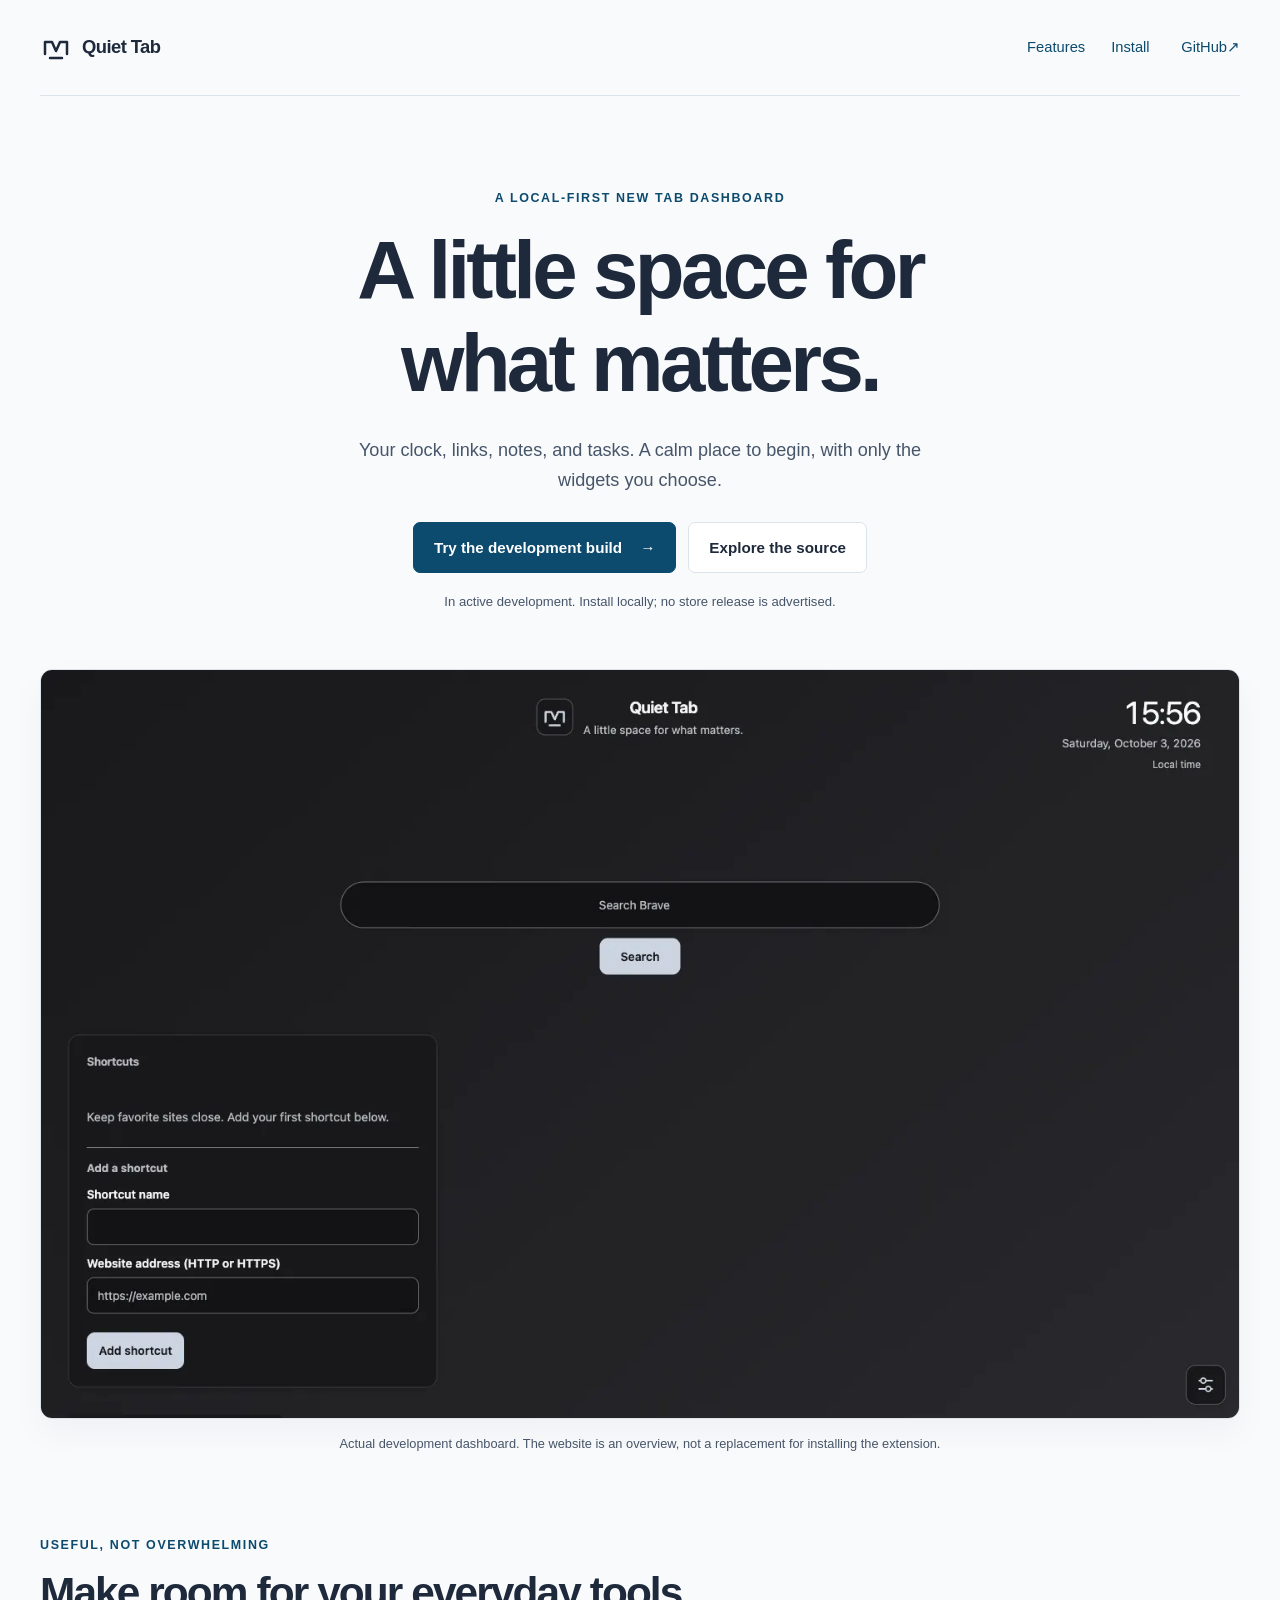
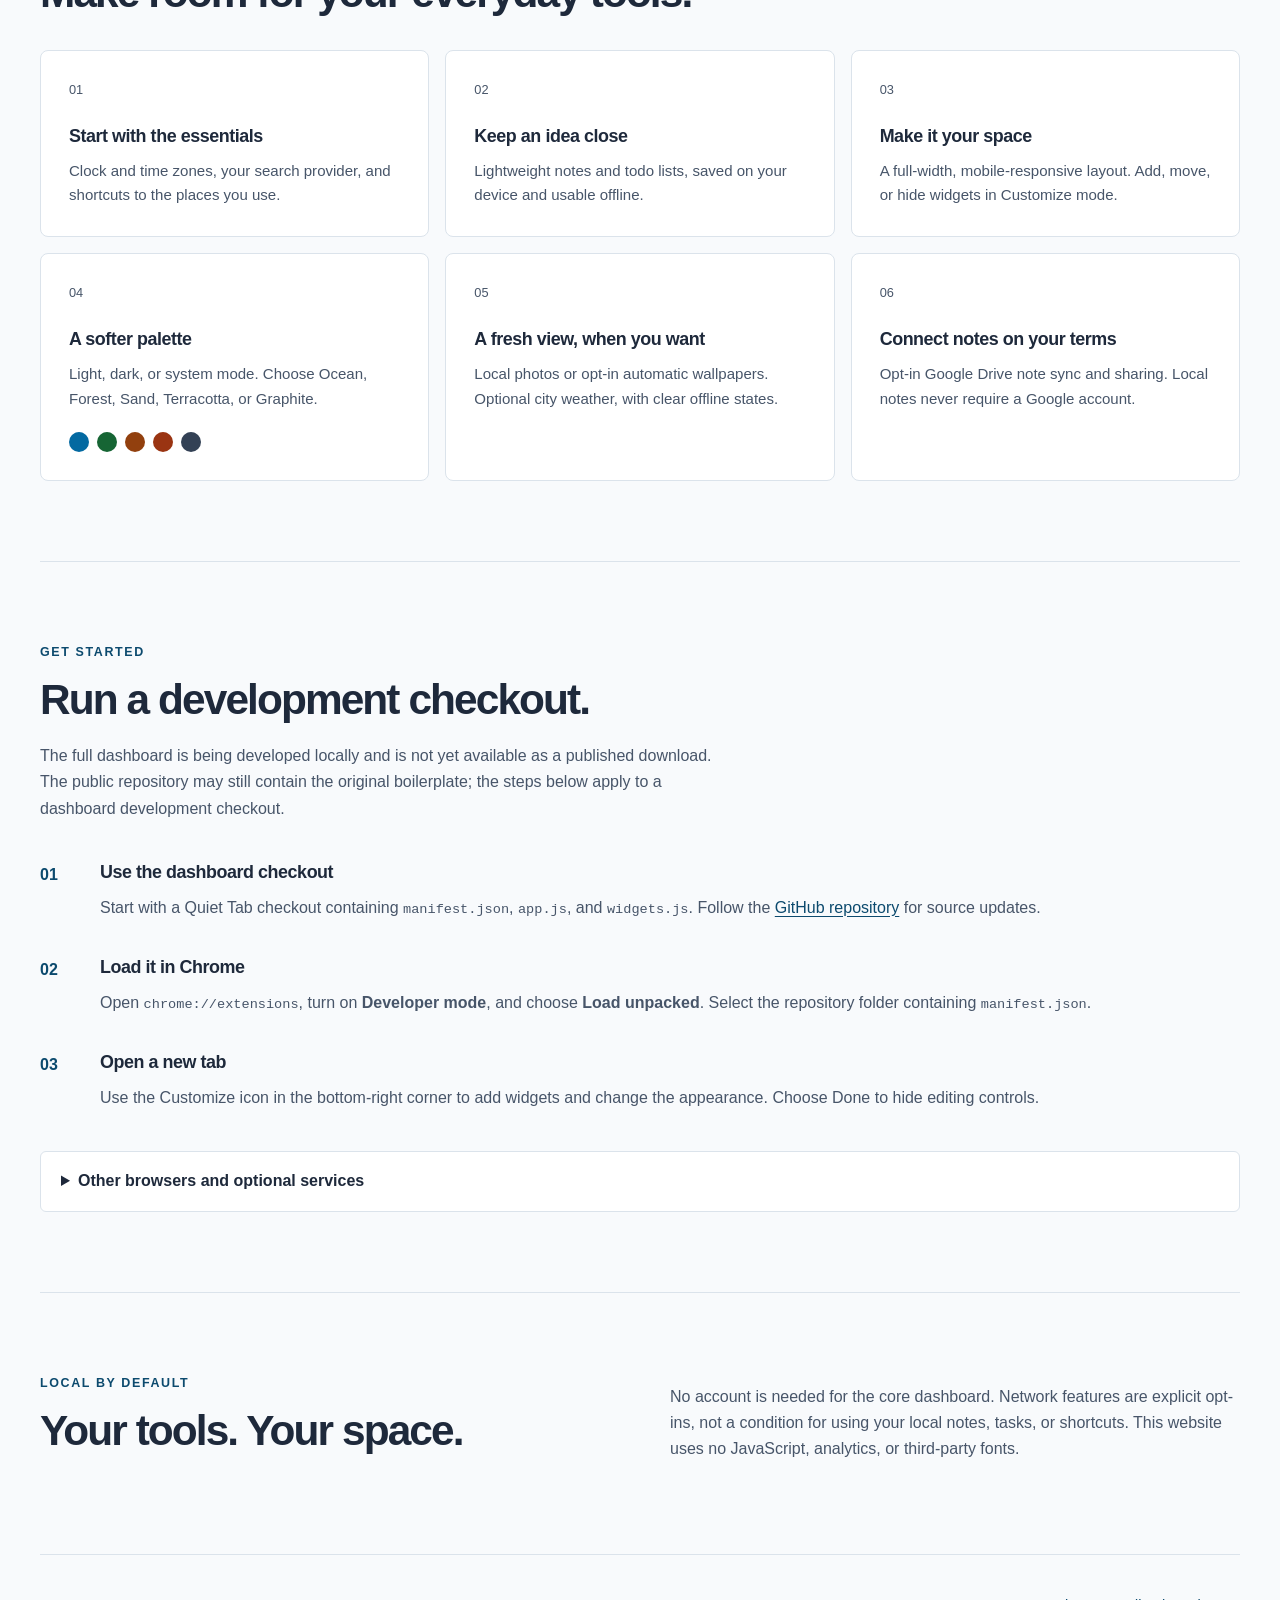
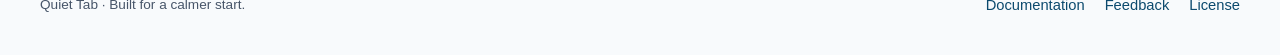
<file: docs/index.html>
<!doctype html>
<html lang="en">
<head>
  <meta charset="utf-8">
  <meta name="viewport" content="width=device-width, initial-scale=1, viewport-fit=cover">
  <meta name="description" content="Quiet Tab is a calm, local-first browser new tab dashboard with everyday widgets, personal themes, and opt-in online features.">
  <meta name="theme-color" content="#f8fafc">
  <title>Quiet Tab — A little space for what matters</title>
  <link rel="canonical" href="https://isankadn.github.io/browser-new-tab/">
  <link rel="stylesheet" href="site.css">
  <link rel="icon" href="data:image/svg+xml,%3Csvg xmlns='http://www.w3.org/2000/svg' viewBox='0 0 32 32'%3E%3Crect width='32' height='32' rx='8' fill='%230c4a6e'/%3E%3Cpath d='M6 22V10h6l4 9 4-9h6v12' fill='none' stroke='white' stroke-width='2' stroke-linecap='round' stroke-linejoin='round'/%3E%3C/svg%3E">
</head>
<body>
  <a class="skip-link" href="#main">Skip to content</a>
  <header class="site-header">
    <a class="brand" href="#" aria-label="Quiet Tab home">
      <svg aria-hidden="true" viewBox="0 0 32 32" width="32" height="32" fill="none"><path d="M5 22V10h7l4 9 4-9h7v12M10 26h12" stroke="currentColor" stroke-width="2.5" stroke-linecap="round" stroke-linejoin="round"/></svg>
      <span>Quiet Tab</span>
    </a>
    <nav aria-label="Main navigation"><a href="#features">Features</a><a href="#install">Install</a><a href="https://github.com/isankadn/browser-new-tab">GitHub <span aria-hidden="true">↗</span></a></nav>
  </header>
  <main id="main">
    <section class="hero" aria-labelledby="hero-title">
      <p class="eyebrow">A local-first new tab dashboard</p>
      <h1 id="hero-title">A little space for<br>what matters.</h1>
      <p class="hero-description">Your clock, links, notes, and tasks. A calm place to begin, with only the widgets you choose.</p>
      <div class="hero-actions"><a class="button primary" href="#install">Try the development build <span aria-hidden="true">→</span></a><a class="button secondary" href="https://github.com/isankadn/browser-new-tab">Explore the source</a></div>
      <p class="release-note">In active development. Install locally; no store release is advertised.</p>
    </section>
    <figure class="preview">
      <img src="dashboard.webp" alt="Quiet Tab development dashboard showing its centered branding, clock, search, and local widgets." width="1440" height="900" fetchpriority="high">
      <figcaption>Actual development dashboard. The website is an overview, not a replacement for installing the extension.</figcaption>
    </figure>
    <section id="features" class="section" aria-labelledby="features-title">
      <div class="section-heading"><p class="eyebrow">Useful, not overwhelming</p><h2 id="features-title">Make room for your everyday tools.</h2></div>
      <div class="feature-grid">
        <article><span class="feature-number">01</span><h3>Start with the essentials</h3><p>Clock and time zones, your search provider, and shortcuts to the places you use.</p></article>
        <article><span class="feature-number">02</span><h3>Keep an idea close</h3><p>Lightweight notes and todo lists, saved on your device and usable offline.</p></article>
        <article><span class="feature-number">03</span><h3>Make it your space</h3><p>A full-width, mobile-responsive layout. Add, move, or hide widgets in Customize mode.</p></article>
        <article><span class="feature-number">04</span><h3>A softer palette</h3><p>Light, dark, or system mode. Choose Ocean, Forest, Sand, Terracotta, or Graphite.</p><div class="palette" aria-label="Ocean, Forest, Sand, Terracotta, and Graphite color templates"><span class="ocean"></span><span class="forest"></span><span class="sand"></span><span class="terracotta"></span><span class="graphite"></span></div></article>
        <article><span class="feature-number">05</span><h3>A fresh view, when you want</h3><p>Local photos or opt-in automatic wallpapers. Optional city weather, with clear offline states.</p></article>
        <article><span class="feature-number">06</span><h3>Connect notes on your terms</h3><p>Opt-in Google Drive note sync and sharing. Local notes never require a Google account.</p></article>
      </div>
    </section>
    <section id="install" class="section install-section" aria-labelledby="install-title">
      <div class="section-heading"><p class="eyebrow">Get started</p><h2 id="install-title">Run a development checkout.</h2><p>The full dashboard is being developed locally and is not yet available as a published download. The public repository may still contain the original boilerplate; the steps below apply to a dashboard development checkout.</p></div>
      <ol class="install-steps">
        <li><h3>Use the dashboard checkout</h3><p>Start with a Quiet Tab checkout containing <code>manifest.json</code>, <code>app.js</code>, and <code>widgets.js</code>. Follow the <a href="https://github.com/isankadn/browser-new-tab">GitHub repository</a> for source updates.</p></li>
        <li><h3>Load it in Chrome</h3><p>Open <code>chrome://extensions</code>, turn on <strong>Developer mode</strong>, and choose <strong>Load unpacked</strong>. Select the repository folder containing <code>manifest.json</code>.</p></li>
        <li><h3>Open a new tab</h3><p>Use the Customize icon in the bottom-right corner to add widgets and change the appearance. Choose Done to hide editing controls.</p></li>
      </ol>
      <details><summary>Other browsers and optional services</summary><div class="details-content"><p>Browser packages can be generated with <code>node scripts/package.mjs chromium</code>, <code>firefox</code>, or <code>safari</code>. Firefox distribution requires Mozilla signing. Safari requires Apple packaging/signing and explicit new-tab selection. These packages do not establish verified browser support; responsive layout does not guarantee mobile extension installation.</p><p>Google Drive needs publisher-owned OAuth configuration. Safari additionally needs a real native authentication bridge. Online wallpapers request provider access only when enabled. Open-Meteo's keyless weather service is for permitted non-commercial use.</p></div></details>
    </section>
    <section class="privacy section" aria-labelledby="privacy-title"><div><p class="eyebrow">Local by default</p><h2 id="privacy-title">Your tools. Your space.</h2></div><p>No account is needed for the core dashboard. Network features are explicit opt-ins, not a condition for using your local notes, tasks, or shortcuts. This website uses no JavaScript, analytics, or third-party fonts.</p></section>
  </main>
  <footer class="site-footer"><span>Quiet Tab · Built for a calmer start.</span><div><a href="https://github.com/isankadn/browser-new-tab#readme">Documentation</a><a href="https://github.com/isankadn/browser-new-tab/issues">Feedback</a><a href="https://github.com/isankadn/browser-new-tab/blob/main/LICENSE">License</a></div></footer>
</body>
</html>
</file>
<file: docs/site.css>
:root {
  color-scheme: light;
  --page: #f8fafc;
  --surface: #fff;
  --text: #1e293b;
  --muted: #475569;
  --accent: #0c4a6e;
  --border: #dbe3eb;
  font-family: -apple-system, BlinkMacSystemFont, "Segoe UI", sans-serif;
  color: var(--text);
  background: var(--page);
  line-height: 1.65;
}
* { box-sizing: border-box; }
body { margin: 0; padding: env(safe-area-inset-top) env(safe-area-inset-right) env(safe-area-inset-bottom) env(safe-area-inset-left); overflow-wrap: anywhere; }
a { color: var(--accent); text-underline-offset: .2em; }
a:hover { text-decoration-thickness: 2px; }
a:focus-visible, summary:focus-visible { outline: 3px solid #0369a1; outline-offset: 5px; border-radius: 3px; }
.site-header, main, .site-footer { width: min(100% - 64px, 1200px); margin-inline: auto; }
.site-header { display: flex; align-items: center; justify-content: space-between; gap: 24px; min-height: 96px; border-bottom: 1px solid var(--border); }
.brand { display: inline-flex; align-items: center; gap: 10px; min-height: 44px; color: var(--text); text-decoration: none; font-size: 1.15rem; font-weight: 650; letter-spacing: -.03em; }
nav { display: flex; flex-wrap: wrap; align-items: center; gap: 26px; }
nav a, .site-footer a { display: inline-flex; align-items: center; min-width: 44px; min-height: 44px; text-decoration: none; font-size: .92rem; }
.skip-link { position: fixed; top: 12px; left: 12px; z-index: 2; padding: 10px 16px; background: var(--surface); transform: translateY(-160%); }
.skip-link:focus { transform: none; }
.hero { padding: 92px 24px 56px; text-align: center; }
.eyebrow { margin: 0 0 14px; color: var(--accent); font-size: .78rem; font-weight: 650; letter-spacing: .13em; text-transform: uppercase; }
h1, h2, h3 { line-height: 1.15; letter-spacing: -.045em; }
h1 { margin: 0; font-size: clamp(2.75rem, 6.4vw, 5.1rem); font-weight: 650; }
.hero-description { max-width: 590px; margin: 26px auto; color: var(--muted); font-size: 1.13rem; }
.hero-actions { display: flex; flex-wrap: wrap; align-items: center; justify-content: center; gap: 12px; }
.button { display: inline-flex; justify-content: center; align-items: center; gap: 18px; min-width: 0; min-height: 48px; padding: 12px 20px; border: 1px solid var(--border); border-radius: 7px; text-decoration: none; font-size: .95rem; font-weight: 600; }
.button.primary { color: white; background: var(--accent); border-color: var(--accent); }
.button.secondary { color: var(--text); background: var(--surface); }
.button:hover { box-shadow: 0 2px 4px #0f172a0d; }
.release-note { margin: 18px 0 0; font-size: .82rem; color: var(--muted); }
.preview { margin: 0; }
.preview img { display: block; width: 100%; height: auto; border: 1px solid var(--border); border-radius: 12px; box-shadow: 0 14px 35px #0f172a0a; }
figcaption { padding: 14px 8px 0; color: var(--muted); font-size: .8rem; text-align: center; }
.section { padding-block: 80px; }
.section-heading { max-width: 700px; margin-bottom: 32px; }
h2 { margin: 0 0 18px; font-size: clamp(1.8rem, 3.5vw, 2.65rem); font-weight: 600; }
.section-heading > p:not(.eyebrow) { color: var(--muted); }
.feature-grid { display: grid; grid-template-columns: repeat(3, minmax(0, 1fr)); gap: 16px; }
.feature-grid article { padding: 28px; border: 1px solid var(--border); border-radius: 8px; background: var(--surface); }
.feature-number { display: block; margin-bottom: 26px; color: var(--muted); font-size: .8rem; }
h3 { margin: 0 0 12px; font-size: 1.12rem; font-weight: 650; letter-spacing: -.025em; }
.feature-grid p { margin: 0; color: var(--muted); font-size: .94rem; }
.palette { display: flex; gap: 8px; margin-top: 20px; }
.palette span { width: 20px; height: 20px; border-radius: 50%; }
.ocean { background: #0369a1; }.forest { background: #166534; }.sand { background: #92400e; }.terracotta { background: #9a3412; }.graphite { background: #334155; }
.install-section { border-block: 1px solid var(--border); }
.install-steps { counter-reset: steps; margin: 0; padding: 0; list-style: none; }
.install-steps li { counter-increment: steps; position: relative; padding: 8px 0 28px 60px; }
.install-steps li::before { content: counter(steps, decimal-leading-zero); position: absolute; left: 0; top: 8px; color: var(--accent); font-size: 1rem; font-weight: 650; }
.install-steps p { margin: 0; color: var(--muted); }
code { font-family: ui-monospace, SFMono-Regular, Menlo, monospace; font-size: .85em; overflow-wrap: anywhere; }
pre { margin: 16px 0 0; padding: 15px 18px; background: #eef2f6; border: 1px solid var(--border); border-radius: 6px; white-space: pre-wrap; overflow-wrap: anywhere; }
details { margin-top: 12px; border: 1px solid var(--border); border-radius: 6px; background: var(--surface); }
summary { cursor: pointer; min-height: 48px; padding: 16px 20px; font-weight: 600; }
.details-content { padding: 0 20px 12px; color: var(--muted); font-size: .92rem; }
.privacy { display: grid; grid-template-columns: 1fr 1fr; align-items: center; gap: 60px; }
.privacy > p { margin: 0; color: var(--muted); }
.site-footer { display: flex; align-items: center; justify-content: space-between; gap: 20px; padding-block: 28px; border-top: 1px solid var(--border); color: var(--muted); font-size: .85rem; }
.site-footer > div { display: flex; flex-wrap: wrap; gap: 20px; }
@media (max-width: 820px) {
  .feature-grid { grid-template-columns: repeat(2, minmax(0, 1fr)); }
  .hero { padding-top: 64px; }
  .privacy { gap: 28px; }
}
@media (max-width: 560px) {
  .site-header, main, .site-footer { width: calc(100% - 32px); }
  .site-header { min-height: 80px; flex-wrap: wrap; gap: 0; padding-block: 12px; }
  nav { width: 100%; justify-content: space-between; gap: 16px; }
  nav a { font-size: .85rem; }
  .hero { padding: 44px 0 36px; }
  h1 { font-size: clamp(2.4rem, 10vw, 3.5rem); }
  .hero-description { font-size: 1rem; }
  .hero-actions { align-items: stretch; flex-direction: column; }
  .section { padding-block: 48px; }
  .feature-grid, .privacy { grid-template-columns: 1fr; }
  .feature-grid article { padding: 24px; }
  .feature-number { margin-bottom: 16px; }
  .install-steps li { padding-left: 42px; }
  .site-footer { align-items: flex-start; flex-direction: column; gap: 8px; }
}
</file>
